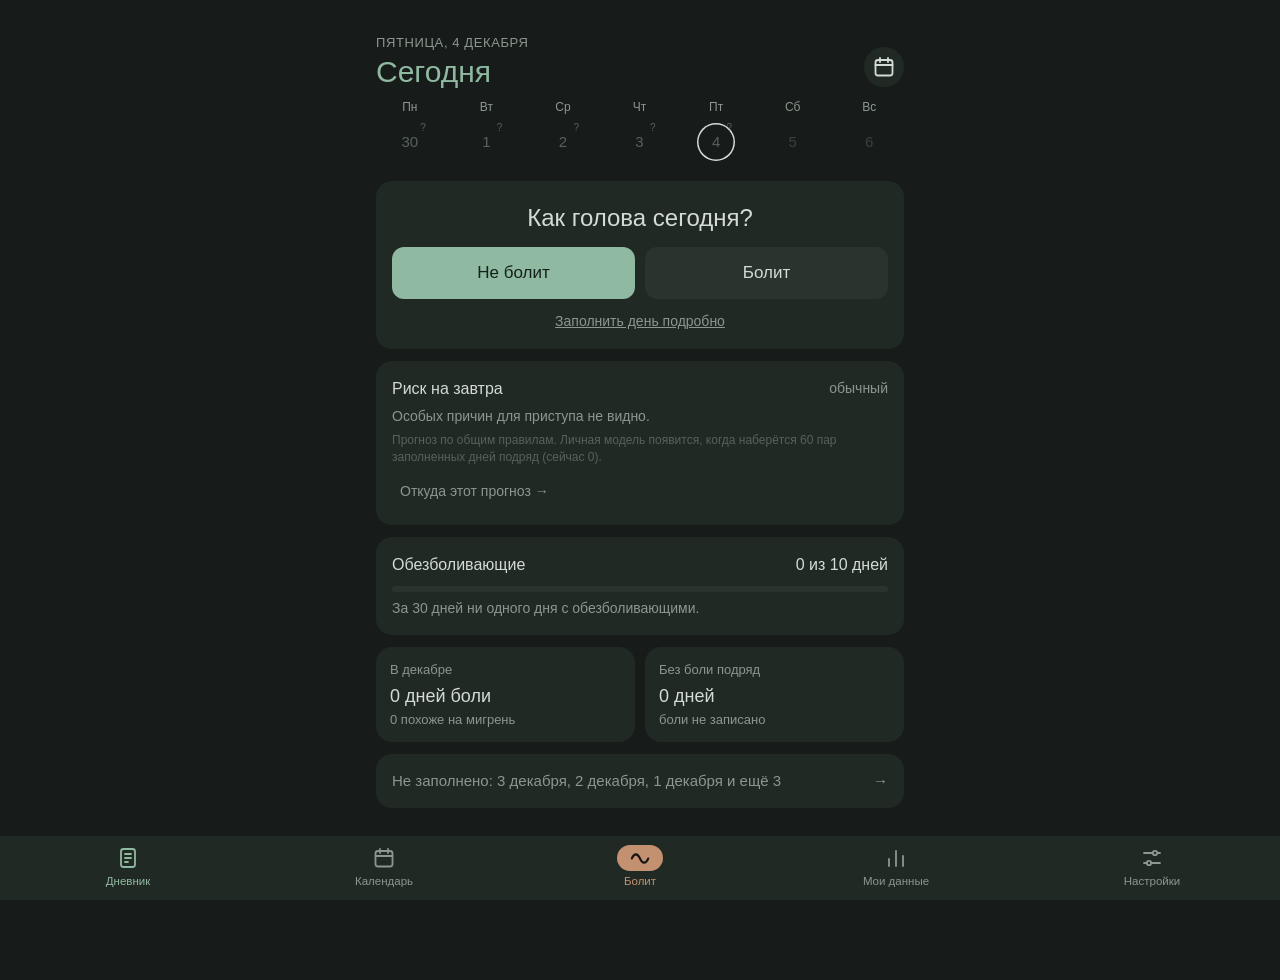
<file: docs/index.html>
<!doctype html>
<html lang="ru">
<head>
  <meta charset="utf-8">
  <meta name="viewport" content="width=device-width, initial-scale=1, maximum-scale=1, user-scalable=no, viewport-fit=cover">
  <title>Leria — дневник головной боли</title>
  <meta name="description" content="Leria — дневник головной боли. Все записи хранятся только на вашем телефоне.">
  <meta name="theme-color" content="#171c1a">
  <script>
    // Apply the chosen theme and brightness before the first paint, so the screen never flashes.
    try {
      var theme = localStorage.getItem('theme') || 'moss';
      document.documentElement.dataset.theme = theme;
      document.querySelector('meta[name=theme-color]').content = { moss: '#171c1a', dusk: '#1d1a17', paper: '#ebe6dc' }[theme] || '#171c1a';
    } catch (e) { /* storage blocked: default theme */ }
  </script>
  <meta name="apple-mobile-web-app-capable" content="yes">
  <meta name="mobile-web-app-capable" content="yes">
  <meta name="apple-mobile-web-app-status-bar-style" content="default">
  <meta name="apple-mobile-web-app-title" content="Leria">
  <link rel="manifest" href="./manifest.webmanifest">
  <link rel="icon" href="./icons/icon-192.png">
  <link rel="apple-touch-icon" href="./icons/icon-180.png">
  <link rel="stylesheet" href="./style.css">
</head>
<body>
  <main id="view" aria-live="polite"></main>
  <nav class="tabs" aria-label="Разделы">
    <a href="#diary" data-tab="diary"><span class="ico"><svg viewBox="0 0 24 24" width="24" height="24" fill="none" stroke="currentColor" stroke-width="1.8" stroke-linecap="round" stroke-linejoin="round" aria-hidden="true"><rect x="5" y="3" width="14" height="18" rx="2.5"/><path d="M9 8h6M9 12h6M9 16h3"/></svg></span>Дневник</a>
    <a href="#calendar" data-tab="calendar"><span class="ico"><svg viewBox="0 0 24 24" width="24" height="24" fill="none" stroke="currentColor" stroke-width="1.8" stroke-linecap="round" stroke-linejoin="round" aria-hidden="true"><rect x="3.5" y="5" width="17" height="15.5" rx="2.5"/><path d="M3.5 10h17M8 3v4M16 3v4"/></svg></span>Календарь</a>
    <button id="fab" class="tabpain" aria-label="Записать боль"><span class="ico"><i aria-hidden="true"><svg viewBox="0 0 24 12" width="22" height="11"><path d="M3 6C5.5 0 9.5 0 12 6S18.5 12 21 6" fill="none" stroke="currentColor" stroke-width="2.2" stroke-linecap="round"/></svg></i></span>Болит</button>
    <a href="#data" data-tab="data"><span class="ico"><svg viewBox="0 0 24 24" width="24" height="24" fill="none" stroke="currentColor" stroke-width="1.8" stroke-linecap="round" stroke-linejoin="round" aria-hidden="true"><path d="M5 20v-7M12 20V5M19 20v-10"/></svg></span>Мои данные</a>
    <a href="#settings" data-tab="settings"><span class="ico"><svg viewBox="0 0 24 24" width="24" height="24" fill="none" stroke="currentColor" stroke-width="1.8" stroke-linecap="round" stroke-linejoin="round" aria-hidden="true"><path d="M4 7h9M17 7h3M4 17h3M11 17h9"/><circle cx="15" cy="7" r="2.2"/><circle cx="9" cy="17" r="2.2"/></svg></span>Настройки</a>
  </nav>
  <div id="sheet"></div>
  <div id="toast" role="status"></div>
  <div id="dim" aria-hidden="true"></div>
  <script type="module" src="./app.js"></script>
</body>
</html>
</file>
<file: docs/style.css>
/* Calm palettes for people with migraine: muted, no pure black or white, no stripes or dashes, no animation.
   Green-to-blue tones are the base; pain colours are soft earth tones. Three themes, chosen in Settings. */
:root, :root[data-theme="moss"] {
  --bg: #171c1a;
  --surface: #212925;
  --surface-2: #2a332e;
  --line: #313b36;
  --text: #d3dbd5;
  --muted: #8b978f;
  --faint: #56625b;
  --accent: #8fb9a0;
  --on-accent: #14201a;
  --none: #7fa88f;
  --ha: #c3916f;
  --mi: #94738a;
  --on-pain: #1a1512;
  --per: #c09297;
  --med: #cdb684;
  --med-t: #9fb0c8;
  --med2: #efe3c2;
  --head: #1d2420;
  --warn-bg: #352f1f;
  --warn: #d8c08a;
  --over-bg: #3a2522;
  --over: #e0a69a;
  --ok-bg: #1f2e27;
  --ok: #a9cdb8;
  --i1: #d9c58f;
  --i2: #cfa67a;
  --i3: #c3916f;
  --i4: #a87064;
  --radius: 16px;
  color-scheme: dark;
}
:root[data-theme="dusk"] {
  --bg: #1d1a17; --surface: #28231f; --surface-2: #322c27; --line: #3a332d;
  --text: #e0d6c8; --muted: #9d9183; --faint: #5f564c; --accent: #c9a46c; --on-accent: #2a1f10;
  --none: #8fa88f; --ha: #cf9a7c; --mi: #a08bb8; --on-pain: #1d1612; --per: #c08b95; --med: #d6bd8c; --med2: #f1e4c8; --med-t: #a9b6cf; --head: #231f1b;
  --warn-bg: #3a3020; --warn: #e2c58c; --over-bg: #3d2522; --over: #e7a89b; --ok-bg: #2a2d24; --ok: #b9cfa9;
  --i1: #dcc58e; --i2: #d4a77d; --i3: #cf9a7c; --i4: #b07462;
  color-scheme: dark;
}
:root[data-theme="paper"] {
  --bg: #ebe6dc; --surface: #f3efe7; --surface-2: #e2dccf; --line: #d6cfc1;
  --text: #3a3935; --muted: #716d65; --faint: #aaa498; --accent: #5f8a74; --on-accent: #f3efe7;
  --none: #8fb8a0; --ha: #d4a07c; --mi: #a693c4; --on-pain: #2b2622; --per: #c98f9a; --med: #b8955a; --med2: #dcc49a; --med-t: #7f8fb3; --head: #e9e4da;
  --warn-bg: #f1e4c4; --warn: #6e5214; --over-bg: #f2d9d3; --over: #7f2f24; --ok-bg: #dbe8df; --ok: #2f5b45;
  --i1: #dcc58e; --i2: #d8ad85; --i3: #d4a07c; --i4: #b77a68;
  color-scheme: light;
}

* { box-sizing: border-box; }
/* Behaves like an app: no double-tap zoom, no text selection or callouts on buttons. */
html { -webkit-text-size-adjust: 100%; background: var(--bg); touch-action: manipulation; }
button, a, .tabs, .scale, .tp-col { -webkit-user-select: none; user-select: none; -webkit-touch-callout: none; -webkit-tap-highlight-color: transparent; }
body {
  margin: 0; background: var(--bg); color: var(--text);
  font: 16px/1.45 -apple-system, BlinkMacSystemFont, "Roboto", "Segoe UI", sans-serif;
  padding-bottom: calc(136px + env(safe-area-inset-bottom));
}
body.wizard { padding-bottom: calc(96px + env(safe-area-inset-bottom)); }
body.wizard .tabs { display: none; }
/* Room under the iPhone status bar: newer iOS dims whatever sits right under it, so the first line starts lower. */
main { max-width: 560px; margin: 0 auto; padding: calc(30px + env(safe-area-inset-top)) 16px 24px; }
/* An opaque band behind the status bar, so scrolled content never shows through it. */
body::before { content: ""; position: fixed; left: 0; right: 0; top: 0; height: env(safe-area-inset-top); background: var(--bg); z-index: 30; }
h1, .title { font-size: 26px; font-weight: 500; color: var(--accent); margin: 6px 0 14px; }
h2 { font-size: 17px; font-weight: 500; margin: 0 0 10px; }
h3 { font-size: 13px; letter-spacing: .3px; margin: 20px 0 8px; color: var(--muted); font-weight: 500; }
p { margin: 6px 0; }
a { color: var(--accent); }
.muted { color: var(--muted); font-size: 14px; }
.center { text-align: center; }

/* Dimmer over the whole app (Settings → brightness, and extra in attack mode). Never blocks taps. */
#dim { position: fixed; inset: 0; pointer-events: none; background: #000; opacity: 0; z-index: 100; }

.card { background: var(--surface); border-radius: var(--radius); padding: 16px; margin-bottom: 12px; }
.row { display: flex; gap: 10px; align-items: center; flex-wrap: wrap; }
.spread { display: flex; justify-content: space-between; align-items: center; gap: 10px; }

button, .btn {
  font: inherit; color: var(--text); background: var(--surface-2); border: 0; border-radius: 12px;
  padding: 11px 16px; cursor: pointer; text-decoration: none; display: inline-block; text-align: center;
}
button.primary, .btn.primary { background: var(--accent); color: var(--on-accent); font-weight: 500; }
button.ghost { background: transparent; color: var(--muted); padding: 8px; }
button.danger { color: var(--over); }
button:disabled { opacity: .35; cursor: default; }
.wide { width: 100%; display: block; }

input, select, textarea {
  font: inherit; color: var(--text); background: var(--surface-2); border: 1px solid transparent;
  border-radius: 12px; padding: 11px 12px; width: 100%;
}
input:focus, select:focus, textarea:focus { outline: none; border-color: var(--accent); }
textarea { min-height: 110px; resize: vertical; }
input[type="time"] { min-width: 0; }
label.field { display: block; margin: 10px 0; }
label.field > span, .field > .tlabel, .tlabel { display: block; font-size: 13px; color: var(--muted); margin-bottom: 6px; }
.field { margin: 10px 0; }

/* 24-hour time: a button that opens the drum picker */
.tbtn { width: 100%; font-size: 20px; font-variant-numeric: tabular-nums; padding: 10px 8px; letter-spacing: .5px; }
.tbtn.empty { color: var(--faint); }
.tcompact { width: 96px; flex: none; }
.tp {
  position: fixed; left: 50%; top: 50%; transform: translate(-50%, -50%); z-index: 81; width: min(400px, calc(100% - 24px));
  background: var(--surface); border-radius: 22px; padding: 8px 14px 14px; box-shadow: 0 10px 34px rgba(0, 0, 0, .4);
}
.tp-head { display: flex; align-items: center; justify-content: space-between; }
.tp-head b { font-weight: 500; }
.tp-head .tp-ok { color: var(--accent); font-weight: 500; font-size: 17px; }
.tp-head button { font-size: 17px; padding: 10px; }
/* Day slider for time: big readout, one track for 24 hours, the part up to the thumb filled. */
.ts-time { text-align: center; font-size: 46px; font-weight: 500; font-variant-numeric: tabular-nums; margin: 6px 0 4px; }
input[type="range"].ts-range { -webkit-appearance: none; appearance: none; width: 100%; height: 12px; border-radius: 6px; padding: 0; border: 0; margin: 14px 0 6px;
  background: linear-gradient(90deg, var(--accent) var(--p, 50%), var(--surface-2) var(--p, 50%)); }
input[type="range"].ts-range::-webkit-slider-thumb { -webkit-appearance: none; width: 34px; height: 34px; border-radius: 50%; background: var(--text); border: 4px solid var(--surface); box-shadow: 0 1px 4px rgba(0, 0, 0, .3); }
input[type="range"].ts-range::-moz-range-thumb { width: 30px; height: 30px; border-radius: 50%; background: var(--text); border: 4px solid var(--surface); }
.ts-scale { display: flex; justify-content: space-between; font-size: 12px; color: var(--faint); padding: 0 4px; }
.ts-fine { display: grid; grid-template-columns: 1fr 1fr 1fr; gap: 8px; margin-top: 16px; }
.ts-fine button { padding: 12px 6px; }
.ts-clear { margin-top: 6px; }
.tp-extra { display: grid; grid-template-columns: 1fr 1fr; gap: 10px; }
.sleeprow .fbody .fval { margin-top: 2px; }

/* ---- day marks shared by the week strip and the calendar ---- */
.num {
  width: 36px; height: 36px; margin: 0 auto; display: flex; align-items: center; justify-content: center;
  font-size: 15px; color: var(--text); position: relative; border-radius: 50%;
}
.num b { position: relative; font-weight: 400; }
.num .disk { position: absolute; left: 50%; top: 50%; transform: translate(-50%, -50%); border-radius: 50%; }
.num.dark b { color: var(--on-pain); }
.num.unlogged b, .num.future b { color: var(--faint); }
.num.future { opacity: .55; }
.num .q { position: absolute; top: 0; right: 3px; font-size: 10px; color: var(--faint); line-height: 1; }
.num.sel, .num.today { box-shadow: inset 0 0 0 1.5px var(--text); }
.num .medmark { position: absolute; top: 2px; right: -1px; }
/* Medicine taken: a small two-tone capsule, tilted, with a ring of background so it reads over a disk. */
.medcap {
  display: inline-block; width: 13px; height: 6px; border-radius: 3px; transform: rotate(35deg);
  background: linear-gradient(90deg, var(--med) 50%, var(--med2) 50%); box-shadow: 0 0 0 1.5px var(--bg);
}

/* ---- calendar: chronology ---- */
.chrono { background: var(--surface); border-radius: var(--radius); overflow: hidden; }
.crow {
  display: flex; align-items: center; gap: 10px; width: 100%; padding: 11px 14px; border-radius: 0;
  background: transparent; border-bottom: 1px solid var(--line); text-align: left;
}
.crow:last-child { border-bottom: 0; }
.crow .cdate { width: 50px; flex: none; color: var(--muted); font-size: 14px; }
.crow .cbar { flex: 1; height: 8px; border-radius: 4px; background: var(--surface-2); overflow: hidden; }
.crow .cbar i { display: block; height: 100%; border-radius: 4px; }
.crow .cval { width: 18px; text-align: right; font-weight: 500; }
.crow .cnote { flex: 1; color: var(--muted); font-size: 14px; }
.crow.unlogged .cnote, .crow.unlogged .cdate { color: var(--faint); }
.crow .cicons { width: 22px; display: flex; gap: 4px; justify-content: flex-end; }
.crow .cicons i { width: 7px; height: 7px; border-radius: 50%; }
.crow .cpress { width: 26px; text-align: right; font-size: 13px; color: var(--faint); }
.crow .cpress.jump { color: var(--warn); }

/* ---- diary home ---- */
.weekstrip { margin: 6px -4px 20px; }
.weeks { display: flex; overflow-x: auto; scroll-snap-type: x mandatory; scrollbar-width: none; overscroll-behavior-x: contain; scroll-behavior: smooth; -webkit-overflow-scrolling: touch; }
.weeks::-webkit-scrollbar { display: none; }
/* Days glide one by one (snap to every day, no stop at weeks), like the time drums. */
.weeks .wk { display: contents; }
.weeks .wd { flex: 0 0 calc(100% / 7); scroll-snap-align: start; }
.weekstrip .wd { text-decoration: none; color: var(--text); text-align: center; }
.calarea { touch-action: pan-y; min-height: calc(100vh - 140px); }
.weekstrip .dn { display: block; font-size: 12px; color: var(--muted); margin-bottom: 6px; }
.weekstrip .num { width: min(38px, 10vw); height: min(38px, 10vw); }
.dayhead { display: flex; align-items: flex-end; justify-content: space-between; gap: 12px; margin: 4px 0 10px; }
.dayhead .dh-date { color: var(--muted); font-size: 13px; text-transform: uppercase; letter-spacing: .6px; }
.dayhead h1 { margin: 2px 0 0; font-size: 30px; line-height: 1.15; }
.dayhead .dh-actions { display: flex; align-items: center; gap: 8px; padding-bottom: 2px; }
.dayhead .dh-cal { width: 40px; height: 40px; border-radius: 50%; background: var(--surface); color: var(--text); display: flex; align-items: center; justify-content: center; }
.dayhead .dh-today { font-size: 14px; color: var(--accent); text-decoration: none; padding: 9px 14px; border-radius: 999px; background: var(--surface); }

.question { text-align: center; font-size: 19px; line-height: 1.35; margin: 26px 12px 22px; }
.choice {
  display: flex; align-items: center; gap: 16px; padding: 18px; margin-bottom: 10px; border-radius: var(--radius);
  background: var(--surface); text-decoration: none; color: var(--text); font-size: 18px;
}
.choice .ic { flex: none; width: 52px; height: 52px; border-radius: 50%; display: flex; align-items: center; justify-content: center; font-size: 24px; color: var(--on-pain); }
.choice.no .ic { background: var(--none); }
.choice.yes .ic { background: var(--ha); }
.choice small { display: block; font-size: 14px; color: var(--muted); }
.daycard { background: var(--surface); border-radius: var(--radius); padding: 16px; margin-bottom: 12px; }
.daycard .dc-head { display: flex; gap: 12px; align-items: center; margin-bottom: 6px; }
.daycard .dc-head i { width: 14px; height: 14px; border-radius: 50%; flex: none; }
.daycard .dc-head b { font-weight: 500; font-size: 17px; }
.daycard .dc-head span { color: var(--muted); font-size: 14px; margin-left: auto; }
.kv { display: grid; grid-template-columns: 100px 1fr; gap: 6px 12px; padding: 9px 0; border-top: 1px solid var(--line); font-size: 15px; }
.kv span:first-child { color: var(--muted); }
.tags { display: flex; flex-wrap: wrap; gap: 6px; }
.tag { background: var(--surface-2); border-radius: 999px; padding: 4px 10px; font-size: 14px; }

/* ---- wizard ---- */
.wiz-top { display: flex; align-items: center; gap: 12px; margin-bottom: 18px; }
.wiz-top .x { font-size: 22px; background: transparent; padding: 4px 6px; color: var(--text); }
/* One continuous bar: segmented steps would read as a dashed line. */
.progress { flex: 1; height: 4px; border-radius: 2px; background: var(--surface-2); overflow: hidden; }
.progress i { display: block; height: 100%; background: var(--accent); }
.wiz-sub { color: var(--muted); margin: -8px 0 16px; font-size: 15px; }
.wiz-bar {
  position: fixed; left: 0; right: 0; bottom: 0; z-index: 10; background: var(--bg);
  padding: 12px 16px calc(12px + env(safe-area-inset-bottom)); border-top: 1px solid var(--line);
}
.wiz-bar > div { max-width: 560px; margin: 0 auto; display: grid; grid-template-columns: 1fr 2fr; gap: 10px; }
.wiz-bar button { padding: 15px; font-size: 17px; }

.list { background: var(--surface); border-radius: var(--radius); overflow: hidden; }
.frow { display: flex; align-items: center; gap: 14px; padding: 12px 14px; border-bottom: 1px solid var(--line); }
.frow:last-child { border-bottom: 0; }
.fic {
  flex: none; width: 44px; height: 44px; border-radius: 50%; background: var(--surface-2);
  display: flex; align-items: center; justify-content: center; font-size: 22px;
}
.fbody { flex: 1; min-width: 0; }
.flabel { font-size: 16px; }
.fval { font-size: 14px; color: var(--muted); }
.levels { display: grid; grid-template-columns: repeat(4, 1fr); gap: 4px; margin-top: 8px; }
.levels button { padding: 7px 0; font-size: 13px; border-radius: 9px; }
.levels button.on { background: var(--accent); color: var(--on-accent); }
.stepper { display: flex; align-items: center; gap: 6px; flex: none; }
.stepper button { width: 38px; height: 38px; padding: 0; border-radius: 50%; font-size: 20px; line-height: 1; }
.stepper b { min-width: 34px; text-align: center; font-size: 17px; font-weight: 500; }
.switch { flex: none; width: 52px; height: 32px; border-radius: 16px; padding: 0; position: relative; background: var(--surface-2); }
.switch::after {
  content: ""; position: absolute; top: 3px; left: 3px; width: 26px; height: 26px; border-radius: 50%; background: var(--faint);
}
.switch.on { background: var(--accent); }
.switch.on::after { left: 23px; background: var(--on-accent); }

.pills { display: flex; flex-wrap: wrap; gap: 8px; }
.pill { background: var(--surface-2); border-radius: 999px; padding: 9px 15px; font-size: 15px; }
.pill.on { background: var(--accent); color: var(--on-accent); }

.intensity-big { text-align: center; margin: 6px 0 4px; }
.intensity-big b { font-size: 52px; line-height: 1; display: block; font-weight: 500; }
.intensity-big span { color: var(--muted); }
input[type="range"] {
  -webkit-appearance: none; appearance: none; height: 8px; border-radius: 4px; padding: 0; border: 0;
  background: linear-gradient(90deg, var(--i1), var(--i2), var(--i3), var(--i4));
}
input[type="range"].plain { background: var(--surface-2); }
input[type="range"]::-webkit-slider-thumb { -webkit-appearance: none; width: 28px; height: 28px; border-radius: 50%; background: var(--text); border: 3px solid var(--bg); }
input[type="range"]::-moz-range-thumb { width: 24px; height: 24px; border-radius: 50%; background: var(--text); border: 3px solid var(--bg); }

.dose { padding: 12px 14px; border-bottom: 1px solid var(--line); }
.dose:last-child { border-bottom: 0; }
.dose .row { flex-wrap: nowrap; }
.dose select { flex: 1; min-width: 0; }

/* ---- tabs ---- */
.tabs {
  position: fixed; left: 0; right: 0; bottom: 0; display: flex; background: var(--surface);
  padding-bottom: env(safe-area-inset-bottom); z-index: 10;
}
.tabs a { flex: 1; text-align: center; padding: 9px 0 10px; font-size: 11.5px; color: var(--muted); text-decoration: none; }
/* All five icons: the same 24 px box and baseline, so labels line up. */
.tabs .ico { display: flex; align-items: center; justify-content: center; height: 26px; margin-bottom: 2px; }
.tabs .ico svg { display: block; }
.tabs a.on { color: var(--accent); }
.tabs a.due .ico { position: relative; }
.tabs a.due .ico::after { content: ""; position: absolute; top: 0; right: calc(50% - 15px); width: 7px; height: 7px; border-radius: 50%; background: var(--warn); }
/* "Болит" sits in the middle of the tab bar: same height and label as the tabs, in the calendar's pain colour. */
.tabs .tabpain { flex: 1; background: transparent; border-radius: 0; padding: 9px 0 10px; font-size: 11.5px; color: var(--ha); font-weight: 500; }
.tabs .tabpain .ico svg { display: block; }
:root[data-theme="paper"] .tabs .tabpain { color: #9a5a38; } /* the same terracotta, dark enough to read on paper */

.tabs .tabpain .ico i {
  display: flex; align-items: center; justify-content: center; width: 46px; height: 26px; border-radius: 13px;
  background: var(--ha); color: var(--on-pain); font-style: normal;
}

#toast {
  position: fixed; left: 50%; bottom: calc(100px + env(safe-area-inset-bottom)); transform: translateX(-50%);
  background: var(--surface-2); color: var(--text); padding: 11px 18px; border-radius: 12px; font-size: 15px;
  opacity: 0; pointer-events: none; z-index: 60; max-width: calc(100% - 32px);
}
#toast.show { opacity: 1; }

/* ---- calendar ---- */
.monthbar { display: flex; align-items: center; justify-content: space-between; margin-bottom: 2px; }
.monthbar h1 { margin: 0; }
.monthbar .nav { display: flex; gap: 4px; }
.monthbar .nav button { font-size: 22px; padding: 2px 14px; background: transparent; color: var(--muted); }
.sumline { color: var(--muted); font-size: 14px; margin: 4px 0 16px; }
.sumline b { color: var(--text); font-weight: 500; }
.sumline .warn { color: var(--warn); }
.sumline .over { color: var(--over); }
.seg { display: inline-flex; background: var(--surface); border-radius: 12px; padding: 3px; }
.seg button { background: transparent; padding: 6px 12px; border-radius: 10px; font-size: 14px; color: var(--muted); }
.seg button.on { background: var(--surface-2); color: var(--text); }
.cal { display: grid; grid-template-columns: repeat(7, 1fr); gap: 6px 0; }
.cal .dow { text-align: center; font-size: 12px; color: var(--faint); padding-bottom: 2px; }
.cal button.cd { background: transparent; padding: 0 0 6px; border-radius: 0; position: relative; }
.cal button.cd:disabled { opacity: 1; }
.cal .cd .num.future { color: var(--faint); opacity: .55; }
.cal .cd .perline { position: absolute; left: 6px; right: 6px; bottom: 0; height: 3px; border-radius: 2px; background: var(--per); }
.cal .cd .perline.fc { opacity: .35; }
.toggles { display: flex; gap: 8px; margin-top: 14px; flex-wrap: wrap; }
.toggles button { font-size: 14px; padding: 7px 13px; border-radius: 999px; background: var(--surface); color: var(--muted); }
.toggles button.on { color: var(--text); box-shadow: inset 0 0 0 1px var(--line); }
.toggles button i { display: inline-block; width: 8px; height: 8px; border-radius: 50%; margin-right: 6px; vertical-align: 1px; }
.peek { background: var(--surface); border-radius: var(--radius); padding: 14px 16px; margin-top: 14px; }
.peek .spread b { font-weight: 500; }
.peek p { color: var(--muted); font-size: 14px; }
.legend { display: flex; flex-wrap: wrap; gap: 8px 14px; font-size: 13px; color: var(--muted); margin-top: 12px; }
.legend i { display: inline-block; width: 10px; height: 10px; border-radius: 50%; vertical-align: 0; margin-right: 5px; }

.tracks { background: var(--surface); border-radius: var(--radius); padding: 14px 12px 10px; }
.tracks .tr { display: grid; grid-template-columns: 74px 1fr; align-items: center; gap: 8px; }
.tracks .tr + .tr { margin-top: 10px; }
.tracks .tr span { font-size: 12px; color: var(--muted); }
.tracks svg { width: 100%; height: auto; display: block; }
.insight { color: var(--muted); font-size: 14px; margin-top: 12px; }

/* ---- attack mode ---- */
.attack-head { text-align: center; margin: 18px 0 22px; }
.attack-head b { display: block; font-size: 22px; font-weight: 500; }
.attack-head span { color: var(--muted); }
/* ---- my data ---- */
.section { display: flex; gap: 16px; padding: 16px 0; border-top: 1px solid var(--line); }
.section .sic { flex: none; width: 52px; height: 52px; border-radius: 50%; background: var(--surface-2); display: flex; align-items: center; justify-content: center; font-size: 24px; }
.section .sbody { flex: 1; min-width: 0; }
.section .cap { color: var(--muted); font-size: 14px; margin-bottom: 6px; }
.stat { display: flex; gap: 8px; align-items: center; margin: 4px 0; font-size: 16px; }
.stat b { font-size: 17px; font-weight: 500; }
.stat i { display: inline-block; width: 10px; height: 10px; border-radius: 50%; flex: none; }
.chart { width: 100%; height: auto; display: block; }
.banner { border-radius: 12px; padding: 12px 14px; margin: 10px 0; font-size: 15px; }
.banner b { font-weight: 500; }
.banner.warn { background: var(--warn-bg); color: var(--warn); }
.banner.over { background: var(--over-bg); color: var(--over); }
.banner.ok { background: var(--ok-bg); color: var(--ok); }
.banner table td { padding: 3px 0; border: 0; color: inherit; }
.bar { height: 8px; border-radius: 4px; background: var(--surface-2); overflow: hidden; display: flex; margin: 6px 0 2px; }
.bar i { display: block; height: 100%; }
.mapwrap { text-align: center; }
.map { width: 100%; max-width: 320px; height: auto; }
.meter { height: 6px; background: var(--surface-2); border-radius: 3px; overflow: hidden; margin: 10px 0 4px; }
.meter i { display: block; height: 100%; background: var(--accent); }
table { width: 100%; border-collapse: collapse; font-size: 14px; }
th, td { text-align: left; padding: 7px 4px; border-bottom: 1px solid var(--line); vertical-align: top; }
th { color: var(--muted); font-weight: 500; }

/* ---- settings: modules with their factors ---- */
details.mod { border-bottom: 1px solid var(--line); }
details.mod:last-child { border-bottom: 0; }
details.mod > summary { list-style: none; cursor: pointer; border-bottom: 0; }
details.mod > summary::-webkit-details-marker { display: none; }
details.mod[open] .fval { color: var(--accent); }
.modbody { padding: 0 14px 14px 72px; }
.chk { display: flex; align-items: center; gap: 10px; padding: 7px 0; font-size: 15px; }
.chk input { width: 20px; height: 20px; flex: none; accent-color: var(--accent); }
.chk span { flex: 1; }
.chk button { padding: 4px 6px; font-size: 13px; }
.addf { margin-top: 10px; }
.banner.hint { position: relative; padding-right: 40px; }
.banner.hint [data-hide-hint] { position: absolute; top: 6px; right: 4px; color: inherit; }

/* ---- settings: theme picker ---- */
.themes { display: grid; grid-template-columns: repeat(3, 1fr); gap: 8px; }
.themes button { padding: 12px 6px; border-radius: 14px; font-size: 14px; box-shadow: inset 0 0 0 1px var(--line); }
.themes button.on { box-shadow: inset 0 0 0 2px var(--accent); }
.themes .sw { display: flex; justify-content: center; gap: 3px; margin-bottom: 6px; }
.themes .sw i { width: 14px; height: 14px; border-radius: 50%; }

/* ---- report: the app's theme on screen, light only when printed or saved as PDF ---- */
.report h1 { font-size: 22px; }
.report h1 .brand { float: right; font-size: 13px; font-weight: 400; color: var(--muted); letter-spacing: .5px; margin-top: 8px; }
.report .card { border: 1px solid var(--line); }
.report table { font-size: 12.5px; }
.report td.nw { white-space: nowrap; }
.strip { display: flex; flex-wrap: wrap; gap: 2px; }
.strip i { width: 12px; height: 12px; border-radius: 50%; background: var(--surface-2); }
.strip i.t-none { background: var(--none); }
.strip i.t-headache { background: var(--ha); }
.strip i.t-migraine { background: var(--mi); }
@media print {
  :root, :root[data-theme] {
    --bg: #fff; --surface: #fff; --surface-2: #ececec; --text: #111; --muted: #555; --line: #ddd; --accent: #3f6b56;
    --none: #8fb8a0; --ha: #d4a07c; --mi: #a693c4; --per: #c98f9a;
    --warn-bg: #fff4dc; --warn: #6e5214; --over-bg: #fde4e1; --over: #7f2f24; --ok-bg: #e2f0e7; --ok: #2f5b45;
    color-scheme: light;
  }
  html, body { background: #fff; color: #111; padding: 0; }
  .tabs, .noprint, #toast, #dim { display: none !important; }
  main { max-width: none; padding: 0; }
  .report { padding: 0; }
  .report .card { border: 0; padding: 0; margin-bottom: 14px; break-inside: avoid; }
  * { -webkit-print-color-adjust: exact; print-color-adjust: exact; }
  body { font-size: 10.5pt; line-height: 1.4; }
  .report .rhead { border-bottom: 1.5pt solid var(--accent); padding-bottom: 8pt; margin-bottom: 14pt; }
  .report .rhead h1 { font-size: 19pt; color: var(--accent); margin: 0 0 6pt; }
  .report .rhead p { margin: 2pt 0; color: #444; }
  .report h2 { font-size: 12.5pt; color: var(--accent); border-bottom: .75pt solid #d5d5d5; padding-bottom: 3pt; margin: 0 0 6pt; break-after: avoid; }
  .report table { font-size: 9.5pt; }
  .report th { background: #f3f3ef; }
  .report th, .report td { padding: 4pt 5pt; }
  .report tr { break-inside: avoid; }
  .report .banner { padding: 8pt 11pt; border-radius: 6pt; break-inside: avoid; margin: 0 0 14pt; }
  .report > .muted { margin-top: 16pt; font-size: 8.5pt; }
}
/* Page margins for "Печать / PDF": A4 with room around the text on every page. */
@page { size: A4; margin: 15mm 14mm 16mm; }

/* ---- home: two-hour check and risk ---- */
.effcard .effbtns { display: grid; grid-template-columns: repeat(3, 1fr); gap: 8px; margin-top: 10px; }
.riskcard .spread b { font-weight: 500; }
.riskcard .lvl { font-size: 14px; color: var(--muted); }
.riskcard.medium .lvl { color: var(--warn); }
.riskcard.high .lvl { color: var(--over); }
.riskcard p { font-size: 14px; color: var(--muted); }
.riskcard .tip { color: var(--text); }
.riskcard .model { font-size: 12px; color: var(--faint); }

/* ---- PIN lock ---- */
body.locked .tabs { display: none; }
.pindots { display: flex; justify-content: center; gap: 16px; margin: 10px 0 28px; }
.pindots i { width: 14px; height: 14px; border-radius: 50%; box-shadow: inset 0 0 0 1.5px var(--muted); }
.pindots i.on { background: var(--accent); box-shadow: none; }
.keypad { display: grid; grid-template-columns: repeat(3, 76px); gap: 14px; justify-content: center; }
.keypad button { width: 76px; height: 76px; border-radius: 50%; font-size: 26px; background: var(--surface); }

/* ---- home: state of the day ---- */
.datesub { color: var(--muted); font-size: 14px; margin: 0 0 12px; }
.status { background: var(--surface); border-radius: var(--radius); padding: 18px 16px 16px; margin-bottom: 12px; text-align: center; }
.status .st-top { color: var(--muted); font-size: 14px; }
.status .st-big { font-size: 24px; font-weight: 500; margin: 4px 0 2px; line-height: 1.25; }
.status .st-big b { font-weight: 500; font-size: 30px; }
.status .st-sub { color: var(--muted); font-size: 14px; }
.status.calm .st-big { color: var(--none); }
.status .st-btns { display: grid; grid-template-columns: 1fr 1fr; gap: 10px; margin-top: 14px; }
.status .st-btns.one { grid-template-columns: 1fr; }
.status .st-btns button, .status .st-btns .btn { padding: 14px 8px; font-size: 17px; }
.status .st-link { display: inline-block; margin-top: 12px; font-size: 14px; color: var(--muted); }
.status .st-nudge { display: block; width: 100%; margin-top: 12px; padding: 10px 12px; border-radius: 12px; background: var(--surface-2); color: var(--accent); font-size: 14px; text-decoration: none; text-align: left; }
details.daymore { margin-bottom: 12px; }
details.daymore > summary { list-style: none; cursor: pointer; color: var(--muted); font-size: 14px; padding: 2px 4px 10px; }
details.daymore > summary::-webkit-details-marker { display: none; }
details.daymore > summary::after { content: " ›"; }
details.daymore[open] > summary::after { content: " ⌄"; }
.linkcard { display: block; color: var(--text); text-decoration: none; }
.linkcard .spread b { font-weight: 500; }
.lv-ok { color: var(--text); } .lv-warn { color: var(--warn); } .lv-over { color: var(--over); }
.meter.lv-warn i { background: var(--warn); } .meter.lv-over i { background: var(--over); }
.tiles { display: grid; grid-template-columns: 1fr 1fr; gap: 10px; margin-bottom: 12px; }
.tile { background: var(--surface); border-radius: var(--radius); padding: 14px; color: var(--text); text-decoration: none; min-width: 0; }
.tile span { display: block; color: var(--muted); font-size: 13px; }
.tile b { display: block; font-weight: 500; font-size: 18px; margin: 4px 0 2px; }
.tile small { display: block; color: var(--muted); font-size: 13px; line-height: 1.3; }
.missed { display: flex; justify-content: space-between; gap: 10px; color: var(--muted); font-size: 15px; }

/* ---- quick log: floating button and the swipe sheet (appears without animation) ---- */
body.sheet-open { overflow: hidden; }
.qs-back { position: fixed; inset: 0; background: rgba(0, 0, 0, .45); z-index: 50; }
.qs-panel {
  position: fixed; left: 0; right: 0; bottom: 0; z-index: 51; max-width: 560px; margin: 0 auto; max-height: 92vh; overflow-y: auto;
  background: var(--surface); border-radius: 20px 20px 0 0; padding: 14px 16px calc(16px + env(safe-area-inset-bottom)); outline: none;
  overscroll-behavior: contain;
}
.qs-top b { font-size: 18px; font-weight: 500; }
.qs-top button { font-size: 20px; color: var(--text); }
.qs-val { text-align: center; margin: 2px 0 10px; }
.qs-val b { display: block; font-size: 54px; line-height: 1.05; font-weight: 500; }
.qs-val span { color: var(--muted); }
.scale {
  position: relative; height: 56px; border-radius: 28px; touch-action: none; user-select: none; -webkit-user-select: none; cursor: pointer;
  background: linear-gradient(90deg, var(--i1), var(--i2), var(--i3), var(--i4)); overflow: hidden;
}
.scale:focus-visible { outline: 2px solid var(--accent); outline-offset: 3px; }
.scale .rest { position: absolute; right: 0; top: 0; bottom: 0; background: var(--surface-2); }
/* Before the first touch the colours show faintly, so the bar reads as a scale. */
.scale.empty .rest { opacity: .72; }
.scale .knob { position: absolute; top: 4px; width: 48px; height: 48px; border-radius: 50%; background: var(--text); box-shadow: 0 0 0 3px var(--surface); }
.qs-ends { color: var(--faint); font-size: 13px; margin-top: 6px; }
.qs-hint { color: var(--muted); font-size: 14px; text-align: center; margin: 10px 0 4px; }
.qs-panel h3 { margin-top: 16px; }
.qs-usual {
  display: block; width: 100%; text-align: left; margin-top: 14px; padding: 12px 14px; border-radius: 14px;
  background: var(--ok-bg); color: var(--ok);
}
.qs-usual b { display: block; font-weight: 500; }
.qs-usual span { font-size: 14px; }
.qs-verdict { font-size: 14px; color: var(--muted); margin-top: 10px; }
.qs-verdict b { color: var(--mi); font-weight: 500; }
.qs-foot { display: grid; grid-template-columns: 1fr 1fr; gap: 10px; margin-top: 18px; }
.qs-foot > :only-child { grid-column: 1 / -1; }
.qs-foot button, .qs-foot .btn { padding: 14px 8px; }
.qs-auto { color: var(--faint); font-size: 12.5px; text-align: center; margin-top: 10px; }

/* ---- the app's own dialog ---- */
.dlg-back { position: fixed; inset: 0; background: rgba(0, 0, 0, .5); z-index: 80; }
.dlg {
  position: fixed; left: 50%; top: 50%; transform: translate(-50%, -50%); z-index: 81; width: min(340px, calc(100% - 32px));
  background: var(--surface); border-radius: 18px; padding: 18px 16px 14px; box-shadow: 0 8px 30px rgba(0, 0, 0, .35);
}
.dlg p { margin: 0 0 14px; font-size: 16px; line-height: 1.4; }
.dlg .dlg-in { margin-bottom: 14px; }
.dlg-btns { display: grid; grid-template-columns: 1fr 1fr; gap: 10px; }
.dlg-btns button { padding: 13px 8px; }
button.dangerbtn { background: var(--over-bg); color: var(--over); font-weight: 500; }

/* ---- settings: medicines ---- */
.medrow { align-items: flex-start; }
.medrow .fic { margin-top: 2px; }
.medrow .spread button { padding: 4px 0 4px 8px; flex: none; }
.prevdates { display: grid; grid-template-columns: 1fr 1fr; gap: 8px; margin-top: 8px; }
.prevdates .field { margin: 0; min-width: 0; }
.prevdates input { min-width: 0; padding: 9px 6px; font-size: 16px; }

/* ---- trend chart: scrolls sideways for periods longer than a month ---- */
.chartscroll { overflow-x: auto; scrollbar-width: none; }
.chartscroll::-webkit-scrollbar { display: none; }
.chartscroll .chart { max-width: none; }

/* ---- form: several attacks a day, «Завершить» ---- */
.atkswitch { display: flex; flex-wrap: wrap; gap: 8px; margin: -4px 0 14px; }
.atkswitch .pill { padding: 7px 13px; font-size: 14px; }
.atkswitch .pill.add { background: transparent; box-shadow: inset 0 0 0 1px var(--line); color: var(--accent); }
.wiz-top .wz-finish { color: var(--accent); font-size: 15px; padding: 6px 2px 6px 6px; }

.qs-choice { display: grid; grid-template-columns: 1fr 1fr; gap: 8px; margin: 4px 0 12px; }
.qs-choice button { text-align: left; padding: 10px 12px; border-radius: 14px; }
.qs-choice button b { display: block; font-weight: 500; font-size: 15px; }
.qs-choice button small { display: block; font-size: 12.5px; color: var(--muted); margin-top: 2px; }
.qs-choice button.on { background: var(--accent); color: var(--on-accent); }
.qs-choice button.on small { color: inherit; opacity: .75; }

/* ---- info dialogs: calendar legend, where the risk comes from ---- */
.dlg.info { max-height: calc(100vh - 80px); overflow-y: auto; width: min(380px, calc(100% - 32px)); }
.dlg.info h2 { margin-bottom: 8px; }
.dlg.info .dlg-body p { margin: 8px 0; font-size: 15px; }
.dlg.info .primary { margin-top: 12px; padding: 13px; }
.legend.vert { flex-direction: column; gap: 10px; font-size: 15px; color: var(--text); margin: 4px 0 8px; }
.legend.vert span { display: flex; align-items: center; }
.legend.vert .lg-size { display: inline-flex; align-items: center; gap: 3px; width: 34px; flex: none; color: var(--muted); font-weight: 400; }
.legend.vert .lg-size i { margin: 0; background: var(--ha); }
.legend.vert .lg-size i.s1 { width: 8px; height: 8px; }
.legend.vert .lg-size i.s2 { width: 15px; height: 15px; }
.monthbar .nav .infobtn { font-size: 15px; font-style: italic; font-family: Georgia, serif; width: 30px; height: 30px; padding: 0; border-radius: 50%; box-shadow: inset 0 0 0 1.5px var(--line); margin-right: 4px; align-self: center; }
.riskhow { padding: 4px 0 0; font-size: 14px; color: var(--accent); }
.risklist { list-style: none; padding: 0; margin: 8px 0; }
.risklist li { padding: 7px 0 7px 12px; border-left: 2px solid var(--line); margin-bottom: 4px; }
.risklist li b { display: block; font-weight: 500; font-size: 15px; }
.risklist li span { font-size: 13px; color: var(--muted); }
.risklist li.hit { border-left-color: var(--warn); }
.risklist li.hit b { color: var(--warn); }
.keypad .facebtn { background: transparent; color: var(--accent); display: flex; align-items: center; justify-content: center; }

/* ---- settings: import ---- */
details.impai { margin-top: 12px; }
details.impai > summary { cursor: pointer; color: var(--accent); font-size: 15px; padding: 6px 0; }
details.impai ol { padding-left: 20px; margin: 6px 0 10px; }
details.impai ol li { margin-bottom: 4px; }

/* ---- form: dose of each intake ---- */
.doserow { margin-top: 10px; }
.doserow .dlabel { display: flex; align-items: center; gap: 10px; font-size: 14px; color: var(--muted); }
.doserow .dlabel input { flex: 1; min-width: 0; font-size: 16px; padding: 9px 12px; }
.doserow .pills { margin-top: 8px; gap: 6px; }
.pill.small { padding: 6px 11px; font-size: 13.5px; }

/* ---- calendar: one top row (view switch · month capsule · i), summary under the grid ---- */
.calhead { display: flex; align-items: center; justify-content: space-between; gap: 8px; margin: 4px 0 16px; }
.calhead .cbtn { width: 38px; height: 38px; flex: none; padding: 0; border-radius: 50%; background: transparent; color: var(--muted); box-shadow: inset 0 0 0 1.5px var(--line); display: flex; align-items: center; justify-content: center; }
.calhead .cbtn.info { font-style: italic; font-family: Georgia, serif; font-size: 17px; }
.calhead .mcap { display: flex; align-items: center; gap: 6px; background: var(--surface); border-radius: 999px; padding: 4px 6px; }
.calhead .mcap b { font-size: 18px; font-weight: 500; min-width: 108px; text-align: center; }
.calhead .mcap button { background: transparent; color: var(--muted); font-size: 22px; line-height: 1; padding: 4px 12px; border-radius: 999px; }
.calhead .mcap button:disabled { opacity: .3; }
.calarea .sumline { margin: 14px 0 0; }
.calarea .chrono { margin-top: 12px; }
.crow .cicons { width: 30px; align-items: center; }
.crow .cicons .perdot { width: 7px; height: 7px; border-radius: 50%; background: var(--per); }
.crow .cicons .medcap { width: 12px; height: 5.5px; border-radius: 3px; }
.legend.vert .lg-size .perl { width: 20px; height: 3px; border-radius: 2px; background: var(--per); }
.legend.vert .lg-size .perl.fc { opacity: .35; }
.legend.vert .lg-size .todayl { width: 16px; height: 16px; border-radius: 50%; background: transparent; box-shadow: inset 0 0 0 1.5px var(--text); }
.legend.vert .lg-size .medcap { width: 13px; height: 6px; border-radius: 3px; }
.dlg.info .optrow { padding: 10px 12px; gap: 10px; }
.dlg.info .optrow .lg-size { width: 22px; display: flex; justify-content: center; }
.dlg.info .optrow .perl { width: 20px; height: 3px; border-radius: 2px; background: var(--per); display: inline-block; }

/* ---- form: when the medicine helped ---- */
.reliefrow { display: flex; align-items: center; gap: 10px; margin-top: 10px; }
.reliefrow .rl { font-size: 14px; color: var(--muted); white-space: nowrap; }
.reliefrow .tcompact { width: 92px; }
.reliefpick { margin-top: 10px; }
.pill.ghostpill { background: transparent; color: var(--muted); box-shadow: inset 0 0 0 1px var(--line); }

/* Month change: a short slide, eased; follows the finger while swiping. */
.calbody { transition: transform .2s ease-out, opacity .2s ease-out; will-change: transform; }
@media (prefers-reduced-motion: reduce) { .calbody { transition: opacity .15s; } }

/* ---- calendar: the tapped day in full ---- */
.peek .kv { grid-template-columns: 92px 1fr; font-size: 14.5px; padding: 8px 0; }
.peek .kv span:last-child { color: var(--text); }
.peekbtns { display: grid; grid-template-columns: 1fr 1fr; gap: 8px; margin-top: 12px; }
.peekbtns .btn, .peekbtns button { padding: 12px 8px; }
.peeklink { display: block; text-align: center; margin-top: 10px; font-size: 14px; color: var(--muted); }
.peekhead b { font-size: 16px; white-space: nowrap; }
.peekhead b small { font-weight: 400; color: var(--muted); font-size: 13px; margin-left: 4px; }
.peekhead span { white-space: nowrap; font-size: 14px; }

/* ---- calendar month view: exactly one screen, no vertical scrolling ---- */
html:has(body.calfit), body.calfit { overflow: hidden; overscroll-behavior: none; height: 100%; }
body.calfit .calarea { touch-action: none; min-height: 0; }
body.calfit #peek .peek { margin-top: 12px; }

/* Calendar day preview: information only; the whole card opens the day for editing. */
.peek.tap { cursor: pointer; }
.peek.tap .peekhead b::after { content: " ›"; color: var(--faint); font-weight: 400; }
.ts-limit { text-align: center; font-size: 13px; color: var(--muted); margin-top: -2px; }
.ts-limit.hit { color: var(--warn); }
</file>
